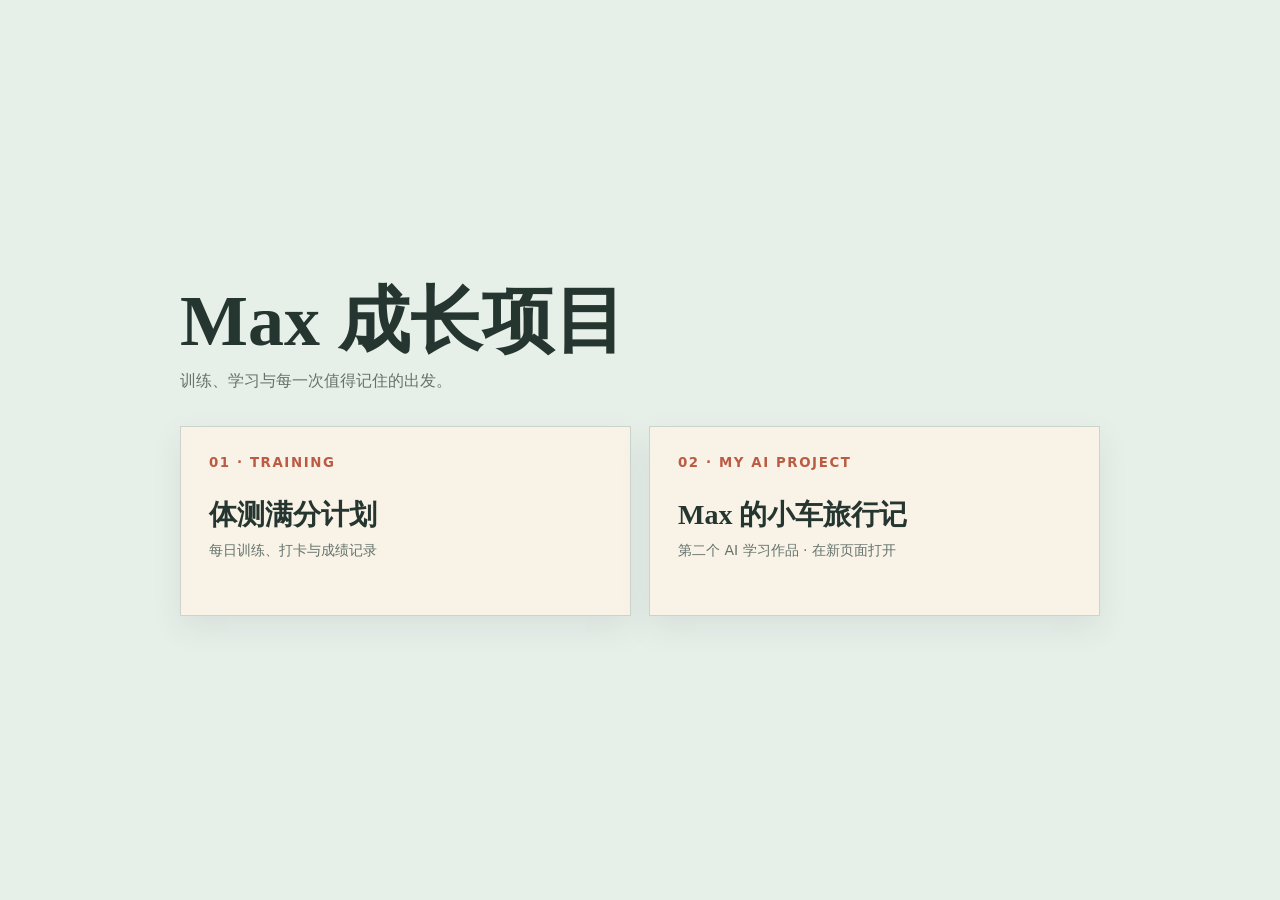
<file: index.html>
<!doctype html>
<html lang="zh-CN">
  <head>
    <meta charset="utf-8">
    <meta name="viewport" content="width=device-width, initial-scale=1">
    <title>Max 成长项目</title>
    <style>
      *{box-sizing:border-box}body{margin:0;min-height:100vh;display:grid;place-items:center;background:#e7efe9;color:#25352f;font-family:system-ui,sans-serif;padding:24px}main{width:min(920px,100%)}h1{font:700 clamp(38px,7vw,72px)/1.05 "STKaiti","Kaiti SC",serif;margin:0 0 12px}p{color:#65736c;margin:0 0 34px}.grid{display:grid;grid-template-columns:repeat(2,1fr);gap:18px}a{display:block;min-height:190px;padding:28px;text-decoration:none;color:inherit;background:#f8f2e7;border:1px solid #cad4cd;box-shadow:0 12px 30px rgb(36 53 47/.08);transition:.2s transform,.2s box-shadow}a:hover{transform:translateY(-4px);box-shadow:0 18px 35px rgb(36 53 47/.14)}small{display:block;color:#bb5b43;font-weight:700;letter-spacing:.12em;margin-bottom:28px}b{display:block;font:700 28px/1.2 "STKaiti","Kaiti SC",serif;margin-bottom:8px}span{color:#65736c;font-size:14px}@media(max-width:620px){.grid{grid-template-columns:1fr}}
    </style>
  </head>
  <body>
    <main><h1>Max 成长项目</h1><p>训练、学习与每一次值得记住的出发。</p><div class="grid">
      <a href="01_%E4%BD%93%E6%B5%8B%E8%AE%AD%E7%BB%83/"><small>01 · TRAINING</small><b>体测满分计划</b><span>每日训练、打卡与成绩记录</span></a>
      <a href="03_%E6%97%85%E8%A1%8C%E8%B7%AF%E7%BA%BF%E5%9C%B0%E5%9B%BE/" target="_blank" rel="noopener"><small>02 · MY AI PROJECT</small><b>Max 的小车旅行记</b><span>第二个 AI 学习作品 · 在新页面打开</span></a>
    </div></main>
  </body>
</html>
</file>
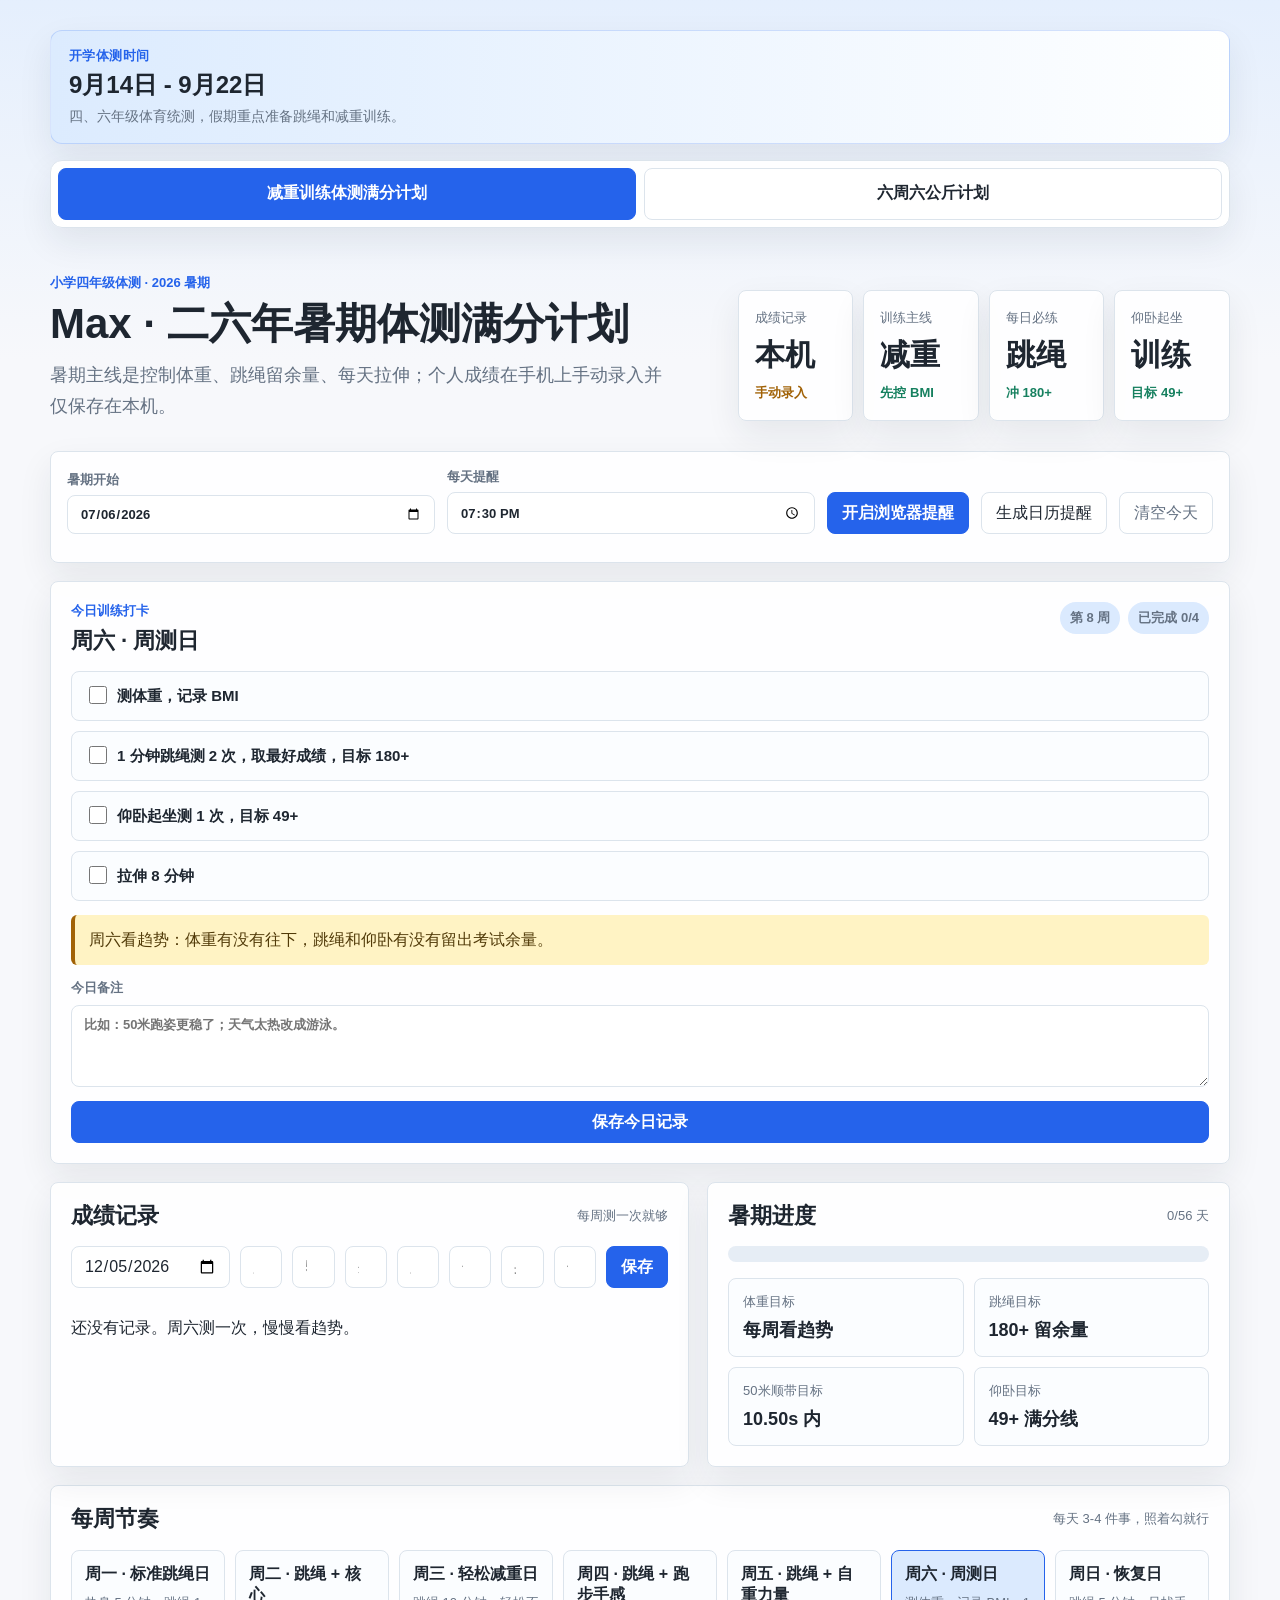
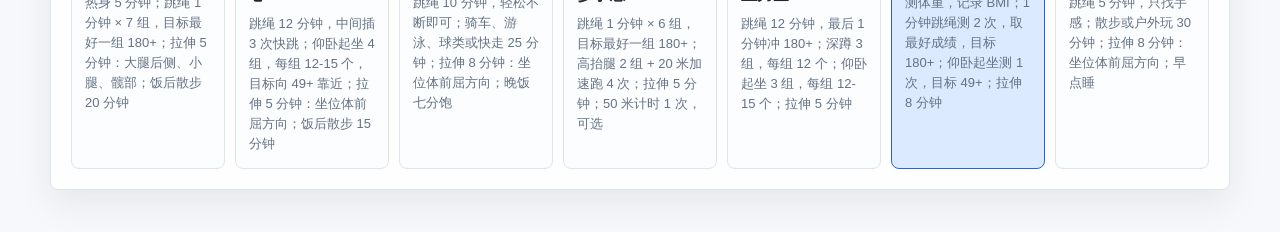
<file: 01_体测训练/index.html>
<!doctype html>
<html lang="zh-CN">
  <head>
    <meta charset="utf-8">
    <meta name="viewport" content="width=device-width, initial-scale=1">
    <title>Max · 二六年暑期体测满分计划</title>
    <link rel="stylesheet" href="styles.css?v=20260712-six-week-tabs">
  </head>
  <body>
    <main class="app-shell">
      <section class="top-banner" aria-label="体测时间提示">
        <span class="top-banner-label">开学体测时间</span>
        <strong>9月14日 - 9月22日</strong>
        <span>四、六年级体育统测，假期重点准备跳绳和减重训练。</span>
      </section>

      <nav class="plan-tabs" role="tablist" aria-label="计划切换">
        <button class="plan-tab active" id="trainingTab" type="button" role="tab" aria-selected="true" aria-controls="trainingPanel" data-tab="trainingPanel">减重训练体测满分计划</button>
        <button class="plan-tab" id="weightTab" type="button" role="tab" aria-selected="false" aria-controls="weightPanel" data-tab="weightPanel">六周六公斤计划</button>
      </nav>

      <div class="tab-panel active" id="trainingPanel" role="tabpanel" aria-labelledby="trainingTab">

      <section class="hero">
        <div>
          <p class="eyebrow">小学四年级体测 · 2026 暑期</p>
          <h1>Max · 二六年暑期体测满分计划</h1>
          <p class="hero-copy">暑期主线是控制体重、跳绳留余量、每天拉伸；个人成绩在手机上手动录入并仅保存在本机。</p>
        </div>
        <div class="score-board" aria-label="体测训练目标">
          <div>
            <span>成绩记录</span>
            <strong>本机</strong>
            <em>手动录入</em>
          </div>
          <div>
            <span>训练主线</span>
            <strong>减重</strong>
            <em>先控 BMI</em>
          </div>
          <div>
            <span>每日必练</span>
            <strong>跳绳</strong>
            <em>冲 180+</em>
          </div>
          <div>
            <span>仰卧起坐</span>
            <strong>训练</strong>
            <em>目标 49+</em>
          </div>
        </div>
      </section>

      <section class="control-bar">
        <label>
          暑期开始
          <input id="startDate" type="date">
        </label>
        <label>
          每天提醒
          <input id="reminderTime" type="time" value="19:30">
        </label>
        <button id="enableNotify" class="primary">开启浏览器提醒</button>
        <button id="downloadCalendar">生成日历提醒</button>
        <button id="resetToday" class="ghost">清空今天</button>
        <p id="reminderStatus" class="control-hint" aria-live="polite"></p>
      </section>

      <section class="dashboard">
        <article class="today-panel">
          <div class="section-title">
            <div>
              <p class="eyebrow">今日训练打卡</p>
              <h2 id="todayTitle">加载中</h2>
            </div>
            <div class="status-stack">
              <span id="weekBadge" class="badge">第 1 周</span>
              <span id="todayStatus" class="status">未打卡</span>
            </div>
          </div>
          <div id="checkItems" class="check-list"></div>
          <div class="note-box" id="coachNote"></div>
          <label class="memo-label">
            今日备注
            <textarea id="dailyMemo" rows="4" placeholder="比如：50米跑姿更稳了；天气太热改成游泳。"></textarea>
          </label>
          <button id="saveDay" class="primary wide">保存今日记录</button>
        </article>
      </section>

      <section class="metrics">
        <article>
          <div class="section-title compact">
            <h2>成绩记录</h2>
            <span>每周测一次就够</span>
          </div>
          <form id="metricForm" class="metric-form">
            <input id="metricDate" type="date" aria-label="记录日期">
            <input id="lung" type="number" step="1" min="0" placeholder="肺活量 ml">
            <input id="sprint50" type="number" step="0.01" min="0" placeholder="50米 秒">
            <input id="flex" type="number" step="0.1" placeholder="坐位体前屈 cm">
            <input id="rope" type="number" step="1" min="0" placeholder="跳绳 个/分钟">
            <input id="situps" type="number" step="1" min="0" placeholder="仰卧起坐 个/分钟">
            <input id="height" type="number" step="0.1" min="0" placeholder="身高 cm">
            <input id="weight" type="number" step="0.1" min="0" placeholder="体重 kg">
            <button class="primary" type="submit">保存</button>
          </form>
          <div id="metricHistory" class="history"></div>
        </article>

        <article>
          <div class="section-title compact">
            <h2>暑期进度</h2>
            <span id="progressText">0/56 天</span>
          </div>
          <div class="progress-wrap">
            <div id="progressBar" class="progress-bar"></div>
          </div>
          <div class="target-grid">
            <div><span>体重目标</span><strong>每周看趋势</strong></div>
            <div><span>跳绳目标</span><strong>180+ 留余量</strong></div>
            <div><span>50米顺带目标</span><strong>10.50s 内</strong></div>
            <div><span>仰卧目标</span><strong>49+ 满分线</strong></div>
          </div>
        </article>
      </section>

      <section class="plan-table">
        <div class="section-title compact">
          <h2>每周节奏</h2>
          <span>每天 3-4 件事，照着勾就行</span>
        </div>
        <div id="weeklyPlan" class="week-grid"></div>
      </section>

      </div>

      <div class="tab-panel" id="weightPanel" role="tabpanel" aria-labelledby="weightTab" hidden>
      <section class="diet-banner" aria-label="饮食目标提示">
        <span class="top-banner-label">六周饮食目标</span>
        <strong>以首次录入体重为起点，六周挑战减 6 kg</strong>
        <span>这是挑战目标，不是保证值。儿童短期减重需关注体能和生长发育，建议由儿科或儿童营养医生确认后执行。</span>
      </section>

      <section class="diet-plan">
        <div class="section-title compact">
          <h2>六周六公斤计划</h2>
          <span>每周复盘体重、精神状态和训练表现</span>
        </div>

        <article class="diet-block safety-note">
          <h3>六周目标线</h3>
          <div class="six-week-grid">
            <div><span>起点</span><strong>首次体重</strong><small>在手机上录入</small></div>
            <div><span>第 1 周</span><strong>起点 - 1 kg</strong><small>挑战线</small></div>
            <div><span>第 2 周</span><strong>起点 - 2 kg</strong><small>挑战线</small></div>
            <div><span>第 3 周</span><strong>起点 - 3 kg</strong><small>挑战线</small></div>
            <div><span>第 4 周</span><strong>起点 - 4 kg</strong><small>挑战线</small></div>
            <div><span>第 5 周</span><strong>起点 - 5 kg</strong><small>挑战线</small></div>
            <div><span>第 6 周</span><strong>起点 - 6 kg</strong><small>最终挑战线</small></div>
          </div>
          <p class="safety-copy">每周下降 1 kg 对四年级儿童属于激进速度。若一周下降超过 0.7 kg，或出现乏力、头晕、注意力下降、睡眠变差、跳绳和跑步成绩下降，应停止继续减量并咨询医生。体测前一周以保持体能为先。</p>
        </article>

        <article class="diet-block">
          <h3>一、每天的大原则</h3>
          <div class="diet-grid">
            <div>
              <strong>早餐</strong>
              <p>必须吃。以鸡蛋、牛奶/豆浆、粗粮主食和水果为主，帮助白天不乱吃。</p>
            </div>
            <div>
              <strong>午餐</strong>
              <p>正常吃，但主食换成玉米、红薯、燕麦、杂粮饭、全麦馒头，量控制在七分饱左右。</p>
            </div>
            <div>
              <strong>晚餐</strong>
              <p>清淡一点，海鲜优先清蒸、白灼、煮汤，主食少量，尽量不吃油炸和重油做法。</p>
            </div>
            <div>
              <strong>加餐</strong>
              <p>如果饿，优先水果、无糖酸奶、牛奶。不要拿饼干、薯片、甜饮料顶饿。</p>
            </div>
          </div>
          <ul class="diet-list">
            <li>主食不吃白米饭，改成粗粮、杂粮、玉米、红薯、燕麦、全麦面包。</li>
            <li>每餐都要有蛋白质，比如蒸鸡蛋、鱼片、虾、瘦牛肉、豆腐。</li>
            <li>每天喝 300–500ml 纯牛奶或等量奶制品；两盒合计不超过 500ml 时可以，不能用牛奶代替正餐。</li>
            <li>海鲜可以吃，但尽量清蒸、白灼、清炖，少油少酱。</li>
            <li>饮料只喝水、牛奶、无糖豆浆，不喝奶茶和甜饮料。</li>
            <li>晚饭别吃太晚，睡前不加夜宵。</li>
          </ul>
        </article>

        <article class="diet-block">
          <h3>Max 自己判断的 5 条标准</h3>
          <div class="self-check-grid">
            <div><strong>吃饭</strong><p>每餐一掌心蛋白质、两拳蔬菜、一拳粗粮，吃到不饿、不撑。</p></div>
            <div><strong>饮品</strong><p>每天牛奶 300–500ml，其余主要喝水，不喝甜饮料。</p></div>
            <div><strong>训练</strong><p>每天累计活动约 60 分钟；能说短句、不能轻松唱歌，强度就够了。</p></div>
            <div><strong>停止</strong><p>头晕、恶心、胸闷、膝踝疼或动作变形，马上停下来告诉家长。</p></div>
            <div><strong>复盘</strong><p>每周固定一天晨起称重；精神、睡眠和体测成绩正常才继续。</p></div>
          </div>
          <p class="memory-line">记住：不饿肚子、不喝甜饮料、每天动够、身体不难受、成绩不下降。</p>
        </article>

        <article class="diet-block">
          <h3>二、按六周推进</h3>
          <div class="weekly-diet">
            <div>
              <strong>第 1 周</strong>
              <p>先把白米饭换掉，建立粗粮主食习惯，控制零食和饮料。</p>
            </div>
            <div>
              <strong>第 2 周</strong>
              <p>午餐和晚餐都稳住，晚餐主食再少一点，海鲜尽量清蒸白灼。</p>
            </div>
            <div>
              <strong>第 3 周</strong>
              <p>继续减油减糖，训练日多一点蛋白质，恢复日减少主食总量。</p>
            </div>
            <div>
              <strong>第 4 周</strong>
              <p>保持三餐稳定，结合周测结果调整份量，不通过挨饿追赶数字。</p>
            </div>
            <div>
              <strong>第 5 周</strong>
              <p>继续清淡饮食和规律活动，重点观察跳绳、跑步成绩是否保持。</p>
            </div>
            <div>
              <strong>第 6 周</strong>
              <p>进入体测准备期，不再激进减量，保证睡眠、饮水和训练恢复。</p>
            </div>
          </div>
        </article>

        <article class="diet-block">
          <h3>三、一周 7 天示例</h3>
          <div class="seven-day-grid">
            <div>
              <span>周一</span>
              <p>早：蒸鸡蛋 + 牛奶 + 燕麦；中：杂粮饭 + 番茄牛肉 + 西兰花；晚：番茄鱼片汤 + 红薯。</p>
            </div>
            <div>
              <span>周二</span>
              <p>早：全麦面包 + 蒸鸡蛋 + 牛奶；中：玉米 + 白灼虾 + 西兰花；晚：番茄豆腐汤 + 小半根玉米。</p>
            </div>
            <div>
              <span>周三</span>
              <p>早：牛奶 + 蒸鸡蛋 + 小杂粮馒头；中：杂粮饭 + 番茄鱼片 + 青菜；晚：西兰花牛肉 + 黄瓜。</p>
            </div>
            <div>
              <span>周四</span>
              <p>早：牛奶 + 燕麦 + 香蕉；中：红薯 + 番茄牛肉 + 西兰花；晚：番茄蒸蛋 + 少量全麦面包。</p>
            </div>
            <div>
              <span>周五</span>
              <p>早：蒸鸡蛋 + 无糖酸奶 + 玉米；中：杂粮饭 + 番茄鱼片 + 西兰花；晚：虾仁蒸蛋 + 生菜。</p>
            </div>
            <div>
              <span>周六</span>
              <p>早：牛奶 + 蒸鸡蛋 + 红薯；中：粗粮饭 + 西兰花牛肉 + 番茄；晚：番茄豆腐鱼片汤。</p>
            </div>
            <div>
              <span>周日</span>
              <p>早：燕麦粥 + 蒸鸡蛋 + 牛奶；中：玉米 + 番茄牛肉 + 西兰花；晚：番茄鱼片汤 + 少量粗粮。</p>
            </div>
          </div>
        </article>
      </section>
      </div>
    </main>

    <template id="workoutTemplate">
      <label class="workout-item">
        <input type="checkbox">
        <span></span>
      </label>
    </template>

    <script src="app.js?v=20260712-six-week-tabs"></script>
  </body>
</html>
</file>
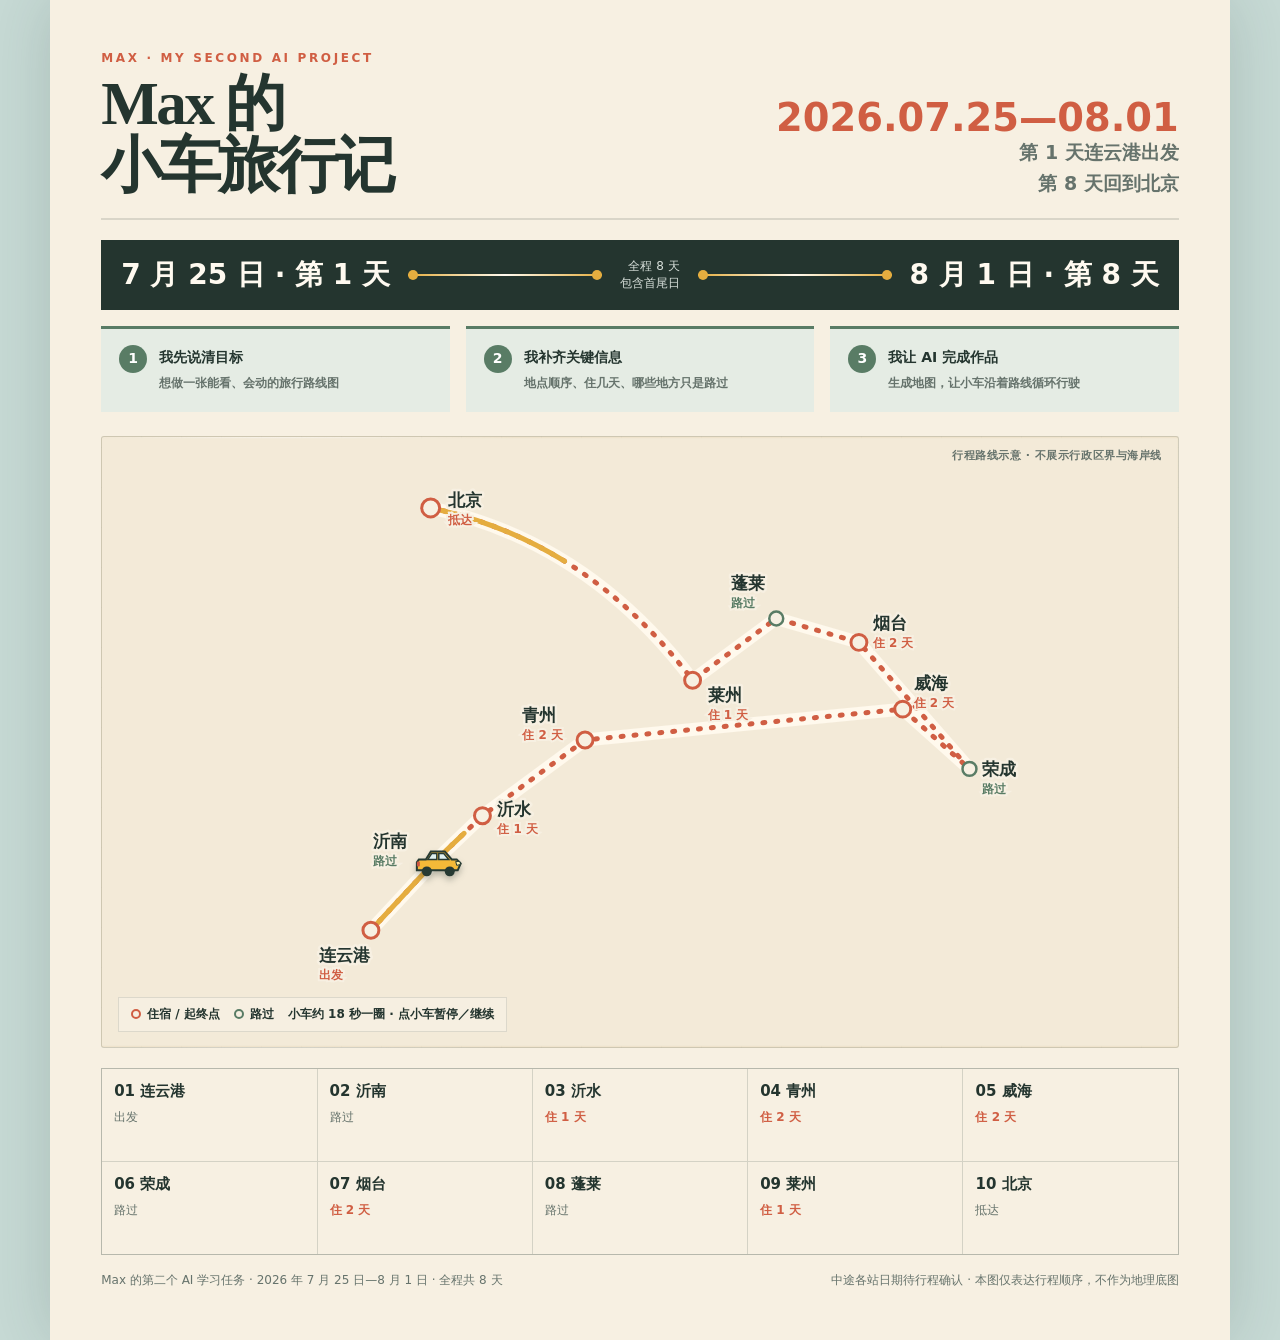
<file: 03_旅行路线地图/index.html>
<!doctype html>
<html lang="zh-CN">
<head>
  <meta charset="utf-8">
  <meta name="viewport" content="width=device-width, initial-scale=1">
  <meta name="theme-color" content="#f3ead8">
  <title>Max 的小车旅行记 · 第二个 AI 学习作品</title>
  <!--
    Assumptions: 这是路线顺序示意图，不代表精确道路、里程或比例；未写具体日期。
    Visual motif: 一张贴着地点票签的纸质公路地图，路线是全页唯一视觉主线。
    Motion: 小车按站点顺序循环行驶；动效偏好为“减少动态”时自动停在起点。
  -->
  <style>
    :root { --ink:#24352f; --muted:#66736c; --paper:#f7f0e2; --sea:#d9e9e5; --road:#d05e43; --gold:#e5ad3f; --green:#597c65; }
    * { box-sizing: border-box; }
    body { margin:0; min-height:100vh; overflow-x:hidden; color:var(--ink); background:#c7dad5; font-family:"STKaiti","Kaiti SC","Songti SC",serif; }
    .page { width:min(1180px,100%); min-height:100vh; margin:auto; padding:clamp(18px,4vw,52px); background:var(--paper); box-shadow:0 0 60px rgb(38 63 55 / .18); overflow:hidden; }
    header { display:flex; gap:28px; align-items:end; justify-content:space-between; border-bottom:2px solid rgb(36 53 47 / .14); padding-bottom:20px; }
    .eyebrow { margin:0 0 7px; font:700 12px/1.2 system-ui,sans-serif; letter-spacing:.22em; color:var(--road); }
    h1 { margin:0; font-size:clamp(31px,5vw,61px); font-weight:700; line-height:1.03; letter-spacing:-.04em; }
    .summary { flex:none; text-align:right; font:600 clamp(14px,1.7vw,19px)/1.6 system-ui,sans-serif; color:var(--muted); }
    .summary strong { display:block; color:var(--road); font-size:clamp(24px,3vw,40px); line-height:1; }
    .map { position:relative; margin-top:24px; min-height:610px; border:1px solid rgb(36 53 47 / .16); background:
      radial-gradient(circle at 16% 16%,rgb(255 255 255/.75),transparent 25%),
      repeating-linear-gradient(0deg,transparent 0 39px,rgb(36 53 47/.035) 40px),
      repeating-linear-gradient(90deg,transparent 0 39px,rgb(36 53 47/.035) 40px),#efe3cc;
      border-radius:3px; overflow:hidden; }
    .map::before { content:"行程路线示意 · 不展示行政区界与海岸线"; position:absolute; z-index:4; right:16px; top:13px; font:600 11px/1 system-ui,sans-serif; letter-spacing:.05em; color:var(--muted); }
    svg { display:block; width:100%; height:610px; }
    .map-paper { fill:#f3ead8; }
    .route-shadow { fill:none; stroke:#fff9ed; stroke-width:13; stroke-linecap:round; stroke-linejoin:round; }
    .route { fill:none; stroke:var(--road); stroke-width:5; stroke-linecap:round; stroke-linejoin:round; stroke-dasharray:2 11; }
    .route-progress { fill:none; stroke:var(--gold); stroke-width:5; stroke-linecap:round; stroke-linejoin:round; stroke-dasharray:135 1100; animation:roadPulse 12s linear infinite; }
    .node { fill:var(--paper); stroke:var(--road); stroke-width:3; }
    .pass-node { fill:var(--paper); stroke:var(--green); stroke-width:2.5; }
    .city { font:700 17px/1 system-ui,sans-serif; fill:var(--ink); paint-order:stroke; stroke:var(--paper); stroke-width:5px; stroke-linejoin:round; }
    .stay { font:600 12px/1 system-ui,sans-serif; fill:var(--road); paint-order:stroke; stroke:var(--paper); stroke-width:4px; }
    .pass { fill:var(--green); }
    .car { filter:drop-shadow(0 4px 3px rgb(33 45 41/.28)); }
    .car-body { fill:#f4b938; stroke:#263a33; stroke-width:2; }
    .car-window { fill:#dff1ef; stroke:#263a33; stroke-width:1.5; }
    .wheel { fill:#263a33; }.headlight{fill:#fff1a8;stroke:#263a33;stroke-width:1}.tail-light{fill:#ce5740}
    .legend { position:absolute; left:16px; bottom:15px; z-index:5; display:flex; gap:14px; flex-wrap:wrap; align-items:center; padding:9px 12px; background:rgb(247 240 226/.92); border:1px solid rgb(36 53 47/.12); font:600 12px/1.2 system-ui,sans-serif; }
    .car { cursor:pointer; touch-action:manipulation; }
    .car:focus { outline:none; }.car:focus-visible .car-hit { stroke:var(--gold); stroke-width:4; }
    .car-hit { fill:transparent; stroke:transparent; }
    .key { display:flex; align-items:center; gap:6px; } .dot { width:10px;height:10px;border-radius:50%;border:2px solid var(--road); } .dot.pass { border-color:var(--green);background:transparent; }
    .dates { margin:20px 0 0; padding:16px 20px; background:#24352f; color:#fffaf0; display:flex; align-items:center; gap:18px; font-family:system-ui,sans-serif; }
    .dates strong { font-size:clamp(19px,2.5vw,28px); white-space:nowrap; }.dates .line{height:2px;flex:1;background:linear-gradient(90deg,var(--gold),#fffaf0,var(--gold));position:relative}.dates .line::before,.dates .line::after{content:"";position:absolute;top:-4px;width:10px;height:10px;border-radius:50%;background:var(--gold)}.dates .line::before{left:0}.dates .line::after{right:0}.dates span{font-size:12px;line-height:1.4;color:#d7dfda;white-space:nowrap;text-align:right}
    .process { display:grid; grid-template-columns:repeat(3,1fr); gap:16px; margin:16px 0 20px; }
    .step { position:relative; padding:18px 20px 18px 58px; background:#e5ece4; border-top:3px solid var(--green); font:600 14px/1.55 system-ui,sans-serif; }
    .step i { position:absolute; left:18px; top:16px; display:grid; place-items:center; width:28px; height:28px; border-radius:50%; background:var(--green); color:white; font-style:normal; }
    .step b { display:block; margin-bottom:3px; color:var(--ink); }.step span{color:var(--muted);font-size:12px;}
    .itinerary { display:grid; grid-template-columns:repeat(5,1fr); gap:1px; margin-top:20px; background:rgb(36 53 47/.16); border:1px solid rgb(36 53 47/.16); }
    .stop { min-height:92px; background:var(--paper); padding:13px 12px; font-family:system-ui,sans-serif; }
    .stop b { display:block; font-size:15px; margin-bottom:5px; } .stop span { color:var(--muted);font-size:12px; } .stop .night { color:var(--road);font-weight:750; }
    footer { margin-top:16px; display:flex; justify-content:space-between; gap:16px; font:500 12px/1.5 system-ui,sans-serif;color:var(--muted); }
    @keyframes roadPulse { to { stroke-dashoffset:-1100; } }
    @media (max-width:760px) {
      header{align-items:start;flex-direction:column}.summary{text-align:left}
      .dates{display:grid;grid-template-columns:1fr;padding:14px;gap:5px;text-align:center}.dates .line{display:none}.dates strong,.dates span{white-space:normal;text-align:center}.dates strong{font-size:15px}.dates span{font-size:10px}.process{grid-template-columns:1fr}
      .map{min-height:0;overflow:hidden}.map svg{width:100%;height:auto;aspect-ratio:1080/610}
      .map .city{font-size:32px;stroke-width:8px}.map .stay{font-size:24px;stroke-width:7px}
      .map .car-size{transform:scale(1.8)}
      .legend{position:static;border-width:1px 0 0;width:100%;gap:8px 12px;padding:10px;font-size:11px}
      .itinerary{grid-template-columns:repeat(2,1fr)}.page{width:100%;max-width:100vw;padding:16px}.map::before{display:none}
    }
    @media (prefers-reduced-motion:reduce) { .route-progress{animation:none}.car animateMotion{display:none} }
  </style>
</head>
<body>
<main class="page">
  <header>
    <div><p class="eyebrow">MAX · MY SECOND AI PROJECT</p><h1>Max 的<br>小车旅行记</h1></div>
    <div class="summary"><strong>2026.07.25—08.01</strong>第 1 天连云港出发<br>第 8 天回到北京</div>
  </header>

  <section class="dates" aria-label="旅行起止日期"><strong>7 月 25 日 · 第 1 天</strong><i class="line"></i><span>全程 8 天<br>包含首尾日</span><i class="line"></i><strong>8 月 1 日 · 第 8 天</strong></section>

  <section class="process" aria-label="Max 完成 AI 任务的三个步骤">
    <div class="step"><i>1</i><b>我先说清目标</b><span>想做一张能看、会动的旅行路线图</span></div>
    <div class="step"><i>2</i><b>我补齐关键信息</b><span>地点顺序、住几天、哪些地方只是路过</span></div>
    <div class="step"><i>3</i><b>我让 AI 完成作品</b><span>生成地图，让小车沿着路线循环行驶</span></div>
  </section>

  <section class="map" aria-label="从连云港经山东多地到北京的旅行路线动画">
    <svg viewBox="0 0 1080 610" role="img" aria-labelledby="mapTitle mapDesc">
      <title id="mapTitle">Max 的 8 天旅行路线</title>
      <desc id="mapDesc">小车从连云港出发，依次经过沂南、沂水、青州、威海、荣成、烟台、蓬莱、莱州，最后到北京。</desc>
      <rect class="map-paper" width="1080" height="610"/>
      <path id="tripPath" class="route-shadow" d="M270 494 L335 424 L382 379 L485 303 L804 272 L871 332 L760 205 L677 181 L593 243 Q487 103 330 70"/>
      <path class="route" d="M270 494 L335 424 L382 379 L485 303 L804 272 L871 332 L760 205 L677 181 L593 243 Q487 103 330 70"/>
      <path class="route-progress" d="M270 494 L335 424 L382 379 L485 303 L804 272 L871 332 L760 205 L677 181 L593 243 Q487 103 330 70"/>

      <g><circle class="node" cx="270" cy="494" r="8"/><text class="city" x="218" y="525">连云港</text><text class="stay" x="218" y="543">出发</text></g>
      <g><circle class="pass-node" cx="335" cy="424" r="7"/><text class="city" x="272" y="410">沂南</text><text class="stay pass" x="272" y="428">路过</text></g>
      <g><circle class="node" cx="382" cy="379" r="8"/><text class="city" x="397" y="378">沂水</text><text class="stay" x="397" y="396">住 1 天</text></g>
      <g><circle class="node" cx="485" cy="303" r="8"/><text class="city" x="422" y="284">青州</text><text class="stay" x="422" y="302">住 2 天</text></g>
      <g><circle class="node" cx="804" cy="272" r="8"/><text class="city" x="815" y="252">威海</text><text class="stay" x="815" y="270">住 2 天</text></g>
      <g><circle class="pass-node" cx="871" cy="332" r="7"/><text class="city" x="884" y="338">荣成</text><text class="stay pass" x="884" y="356">路过</text></g>
      <g><circle class="node" cx="760" cy="205" r="8"/><text class="city" x="774" y="192">烟台</text><text class="stay" x="774" y="210">住 2 天</text></g>
      <g><circle class="pass-node" cx="677" cy="181" r="7"/><text class="city" x="632" y="151">蓬莱</text><text class="stay pass" x="632" y="169">路过</text></g>
      <g><circle class="node" cx="593" cy="243" r="8"/><text class="city" x="608" y="264">莱州</text><text class="stay" x="608" y="282">住 1 天</text></g>
      <g><circle class="node" cx="330" cy="70" r="9"/><text class="city" x="347" y="68">北京</text><text class="stay" x="347" y="86">抵达</text></g>

      <g class="car" data-direction="连云港→北京" data-orientation="upright" role="button" tabindex="0" aria-pressed="false" aria-label="暂停小车动画">
        <!-- 外层只负责沿路线平移，不旋转；内层到荣成后仅水平翻转，因此轮子始终在下、驾驶舱始终在上。 -->
        <g class="car-size">
          <g class="car-facing">
            <animateTransform attributeName="transform" type="scale" dur="18s" repeatCount="indefinite" calcMode="discrete" values="1 1;1 1;-1 1;-1 1" keyTimes="0;.489;.49;1"/>
            <rect class="car-hit" x="-31" y="-26" width="62" height="52" rx="12"/>
            <g transform="translate(-21 -15)"><path class="car-body" d="M3 15h7l5-8h14l7 8h5l4 4-3 7H1v-8l2-3Z"/><path class="car-window" d="m16 9-4 6h9V9Zm7 0v6h10l-5-6Z"/><path class="headlight" d="M40 17h4l1 3-4 1Z"/><rect class="tail-light" x="1" y="17" width="3" height="5" rx="1"/><circle class="wheel" cx="11" cy="27" r="5"/><circle class="wheel" cx="34" cy="27" r="5"/></g>
          </g>
        </g>
        <animateMotion dur="18s" repeatCount="indefinite" rotate="0" keyPoints="0;0.095;0.17;0.29;0.54;0.61;0.73;0.79;0.87;1" keyTimes="0;.10;.17;.25;.42;.49;.61;.68;.76;1" calcMode="linear" restart="always" fill="remove"><mpath href="#tripPath"/></animateMotion>
      </g>
    </svg>
    <div class="legend"><span class="key"><i class="dot"></i>住宿 / 起终点</span><span class="key"><i class="dot pass"></i>路过</span><span>小车约 18 秒一圈 · 点小车暂停／继续</span></div>
  </section>

  <section class="itinerary" aria-label="各站停留信息">
    <div class="stop"><b>01 连云港</b><span>出发</span></div><div class="stop"><b>02 沂南</b><span>路过</span></div>
    <div class="stop"><b>03 沂水</b><span class="night">住 1 天</span></div><div class="stop"><b>04 青州</b><span class="night">住 2 天</span></div>
    <div class="stop"><b>05 威海</b><span class="night">住 2 天</span></div><div class="stop"><b>06 荣成</b><span>路过</span></div>
    <div class="stop"><b>07 烟台</b><span class="night">住 2 天</span></div><div class="stop"><b>08 蓬莱</b><span>路过</span></div>
    <div class="stop"><b>09 莱州</b><span class="night">住 1 天</span></div><div class="stop"><b>10 北京</b><span>抵达</span></div>
  </section>
  <footer><span>Max 的第二个 AI 学习任务 · 2026 年 7 月 25 日—8 月 1 日 · 全程共 8 天</span><span>中途各站日期待行程确认 · 本图仅表达行程顺序，不作为地理底图</span></footer>
</main>
<script>
  const mapSvg = document.querySelector('.map svg');
  const car = document.querySelector('.car');
  function toggleCar() {
    const paused = car.getAttribute('aria-pressed') === 'true';
    if (paused) mapSvg.unpauseAnimations(); else mapSvg.pauseAnimations();
    car.setAttribute('aria-pressed', String(!paused));
    car.setAttribute('aria-label', paused ? '暂停小车动画' : '继续小车动画');
  }
  car.addEventListener('click', toggleCar);
  car.addEventListener('keydown', event => {
    if (event.key === 'Enter' || event.key === ' ') { event.preventDefault(); toggleCar(); }
  });
</script>
</body>
</html>
</file>
<file: 01_体测训练/styles.css>
:root {
  color-scheme: light;
  --ink: #1e2630;
  --muted: #657283;
  --line: #dce4ec;
  --paper: #f7f8fb;
  --white: #ffffff;
  --blue: #2563eb;
  --blue-2: #dbeafe;
  --green: #16805f;
  --green-2: #dff7ed;
  --amber: #a16207;
  --amber-2: #fff3c4;
  --red: #b42318;
  --shadow: 0 14px 34px rgba(30, 38, 48, 0.08);
}

* {
  box-sizing: border-box;
}

body {
  margin: 0;
  color: var(--ink);
  background:
    linear-gradient(180deg, rgba(219, 234, 254, 0.65), rgba(247, 248, 251, 0) 360px),
    var(--paper);
  font-family: -apple-system, BlinkMacSystemFont, "Segoe UI", "PingFang SC", "Microsoft YaHei", sans-serif;
  letter-spacing: 0;
}

button,
input,
textarea {
  font: inherit;
}

button {
  min-height: 42px;
  border: 1px solid var(--line);
  border-radius: 8px;
  padding: 0 14px;
  color: var(--ink);
  background: var(--white);
  cursor: pointer;
}

button:hover {
  border-color: #aebdcb;
}

.primary {
  border-color: var(--blue);
  background: var(--blue);
  color: var(--white);
  font-weight: 700;
}

.ghost {
  color: var(--muted);
}

.wide {
  width: 100%;
}

.app-shell {
  width: min(1180px, calc(100% - 32px));
  margin: 0 auto;
  padding: 30px 0 42px;
}

.plan-tabs {
  position: sticky;
  top: 10px;
  z-index: 10;
  display: grid;
  grid-template-columns: 1fr 1fr;
  gap: 8px;
  margin: 16px 0;
  padding: 7px;
  border: 1px solid var(--line);
  border-radius: 12px;
  background: rgba(255, 255, 255, 0.94);
  box-shadow: var(--shadow);
  backdrop-filter: blur(12px);
}

.plan-tab {
  min-height: 52px;
  font-weight: 800;
}

.plan-tab.active {
  border-color: var(--blue);
  color: var(--white);
  background: var(--blue);
}

.tab-panel[hidden] {
  display: none;
}

.top-banner {
  display: grid;
  gap: 6px;
  padding: 16px 18px;
  margin-bottom: 16px;
  border: 1px solid rgba(37, 99, 235, 0.18);
  border-radius: 12px;
  background: linear-gradient(90deg, rgba(219, 234, 254, 0.95), rgba(255, 255, 255, 0.95));
  box-shadow: var(--shadow);
}

.top-banner-label {
  color: var(--blue);
  font-size: 13px;
  font-weight: 800;
  letter-spacing: 0.03em;
}

.top-banner strong {
  font-size: 24px;
  line-height: 1.15;
}

.top-banner span:last-child {
  color: var(--muted);
  font-size: 14px;
  line-height: 1.6;
}

.diet-banner {
  display: grid;
  gap: 6px;
  padding: 16px 18px;
  margin-bottom: 16px;
  border: 1px solid rgba(22, 128, 95, 0.18);
  border-radius: 12px;
  background: linear-gradient(90deg, rgba(223, 247, 237, 0.95), rgba(255, 255, 255, 0.95));
  box-shadow: var(--shadow);
}

.diet-banner strong {
  font-size: 22px;
  line-height: 1.2;
}

.diet-banner span:last-child {
  color: var(--muted);
  font-size: 14px;
  line-height: 1.6;
}

.hero {
  display: grid;
  grid-template-columns: 1.15fr 0.85fr;
  gap: 22px;
  align-items: end;
  padding: 30px 0 18px;
}

.eyebrow {
  margin: 0 0 8px;
  color: var(--blue);
  font-size: 13px;
  font-weight: 800;
}

h1,
h2 {
  margin: 0;
  line-height: 1.15;
}

h1 {
  font-size: 42px;
}

h2 {
  font-size: 22px;
}

.hero-copy {
  max-width: 620px;
  margin: 12px 0 0;
  color: var(--muted);
  font-size: 18px;
  line-height: 1.7;
}

.score-board {
  display: grid;
  grid-template-columns: repeat(4, 1fr);
  gap: 10px;
}

.score-board div,
.dashboard article,
.metrics article,
.plan-table,
.control-bar {
  border: 1px solid var(--line);
  border-radius: 8px;
  background: rgba(255, 255, 255, 0.92);
  box-shadow: var(--shadow);
}

.score-board div {
  padding: 18px 16px;
}

.score-board span,
.target-grid span,
.section-title span,
.history span {
  display: block;
  color: var(--muted);
  font-size: 13px;
}

.score-board strong {
  display: block;
  margin-top: 8px;
  font-size: 30px;
}

.score-board em {
  display: inline-block;
  margin-top: 8px;
  color: var(--green);
  font-style: normal;
  font-size: 13px;
  font-weight: 800;
}

.score-board div:nth-child(1) em {
  color: var(--amber);
}

.control-bar {
  display: grid;
  grid-template-columns: 1fr 1fr auto auto auto;
  gap: 12px;
  align-items: end;
  padding: 16px;
  margin: 12px 0 18px;
}

.control-hint {
  grid-column: 1 / -1;
  margin: 0;
  color: var(--muted);
  font-size: 13px;
  font-weight: 500;
  line-height: 1.55;
}

.control-hint.ok {
  color: var(--green);
}

.control-hint.warn {
  color: var(--amber);
}

.control-hint.error {
  color: var(--red);
}

label {
  color: var(--muted);
  font-size: 13px;
  font-weight: 700;
}

input,
textarea {
  width: 100%;
  border: 1px solid var(--line);
  border-radius: 8px;
  padding: 10px 12px;
  color: var(--ink);
  background: var(--white);
}

label input {
  display: block;
  margin-top: 6px;
}

.dashboard,
.metrics {
  display: grid;
  grid-template-columns: 1fr;
  gap: 18px;
  margin-bottom: 18px;
}

.metrics {
  grid-template-columns: 1.1fr 0.9fr;
}

.dashboard article,
.metrics article,
.plan-table {
  padding: 20px;
}

.diet-plan {
  display: grid;
  gap: 16px;
  margin-bottom: 18px;
  padding: 20px;
  border: 1px solid var(--line);
  border-radius: 8px;
  background: rgba(255, 255, 255, 0.92);
  box-shadow: var(--shadow);
}

.six-week-grid {
  display: grid;
  grid-template-columns: repeat(7, minmax(0, 1fr));
  gap: 10px;
}

.six-week-grid div {
  display: grid;
  gap: 7px;
  padding: 14px 10px;
  border: 1px solid rgba(22, 128, 95, 0.2);
  border-radius: 10px;
  background: var(--green-2);
  text-align: center;
}

.six-week-grid span,
.six-week-grid small {
  color: var(--muted);
}

.six-week-grid strong {
  font-size: 20px;
}

.safety-copy {
  margin: 14px 0 0;
  padding: 12px 14px;
  border-left: 4px solid var(--amber);
  border-radius: 6px;
  color: #513a08;
  background: var(--amber-2);
  line-height: 1.65;
}

.self-check-grid {
  display: grid;
  grid-template-columns: repeat(5, minmax(0, 1fr));
  gap: 10px;
}

.self-check-grid div {
  padding: 14px;
  border: 1px solid var(--line);
  border-radius: 10px;
  background: var(--white);
}

.self-check-grid p {
  margin: 8px 0 0;
  color: var(--muted);
  font-size: 14px;
  line-height: 1.6;
}

.memory-line {
  margin: 14px 0 0;
  padding: 14px;
  border-radius: 10px;
  color: var(--green);
  background: var(--green-2);
  font-weight: 800;
  text-align: center;
}

.diet-block {
  border: 1px solid var(--line);
  border-radius: 12px;
  padding: 18px;
  background: #fcfdff;
}

.diet-block h3 {
  margin: 0 0 14px;
  font-size: 18px;
}

.diet-grid,
.weekly-diet,
.seven-day-grid {
  display: grid;
  gap: 12px;
}

.diet-grid {
  grid-template-columns: repeat(2, minmax(0, 1fr));
}

.diet-grid div,
.weekly-diet div,
.seven-day-grid div {
  border: 1px solid var(--line);
  border-radius: 10px;
  padding: 14px;
  background: #ffffff;
}

.diet-grid strong,
.weekly-diet strong {
  display: block;
  margin-bottom: 6px;
  font-size: 15px;
}

.diet-grid p,
.weekly-diet p,
.seven-day-grid p {
  margin: 0;
  color: var(--muted);
  line-height: 1.6;
}

.diet-list {
  margin: 14px 0 0;
  padding-left: 20px;
  color: var(--ink);
  line-height: 1.8;
}

.diet-list li + li {
  margin-top: 6px;
}

.weekly-diet {
  grid-template-columns: repeat(2, minmax(0, 1fr));
}

.seven-day-grid {
  grid-template-columns: repeat(2, minmax(0, 1fr));
}

.seven-day-grid span {
  display: block;
  margin-bottom: 6px;
  color: var(--blue);
  font-weight: 800;
}

.section-title {
  display: flex;
  justify-content: space-between;
  gap: 14px;
  align-items: flex-start;
  margin-bottom: 18px;
}

.section-title.compact {
  align-items: center;
}

.badge,
.status {
  flex: 0 0 auto;
  border-radius: 999px;
  padding: 7px 10px;
  background: var(--blue-2);
  color: var(--blue);
  font-size: 13px;
  font-weight: 800;
}

.status-stack {
  display: flex;
  gap: 8px;
  align-items: center;
  flex-wrap: wrap;
  justify-content: flex-end;
}

.status.done {
  background: var(--green-2);
  color: var(--green);
}

.workout-list,
.check-list {
  display: grid;
  gap: 10px;
}

.workout-item {
  display: grid;
  grid-template-columns: 22px 1fr;
  gap: 10px;
  align-items: start;
  border: 1px solid var(--line);
  border-radius: 8px;
  padding: 13px;
  color: var(--ink);
  background: #fbfdff;
  font-size: 15px;
  font-weight: 600;
  line-height: 1.45;
}

.workout-item input {
  width: 18px;
  height: 18px;
  margin-top: 1px;
  accent-color: var(--blue);
}

.note-box {
  margin-top: 14px;
  border-left: 4px solid var(--amber);
  border-radius: 6px;
  padding: 12px 14px;
  background: var(--amber-2);
  color: #513a08;
  line-height: 1.6;
}

.memo-label {
  display: block;
  margin: 14px 0;
}

.memo-label textarea {
  display: block;
  margin-top: 8px;
  resize: vertical;
}

.metric-form {
  display: grid;
  grid-template-columns: repeat(8, 1fr) auto;
  gap: 10px;
}

.history {
  display: grid;
  gap: 10px;
  margin-top: 14px;
}

.history-item {
  display: grid;
  grid-template-columns: 100px repeat(10, minmax(72px, 1fr));
  gap: 8px;
  align-items: center;
  border-bottom: 1px solid var(--line);
  padding: 10px 0;
}

.progress-wrap {
  height: 16px;
  overflow: hidden;
  border-radius: 999px;
  background: #e6edf5;
}

.progress-bar {
  width: 0%;
  height: 100%;
  border-radius: inherit;
  background: linear-gradient(90deg, var(--blue), var(--green));
  transition: width 0.2s ease;
}

.target-grid {
  display: grid;
  grid-template-columns: repeat(2, 1fr);
  gap: 10px;
  margin-top: 16px;
}

.target-grid div {
  border: 1px solid var(--line);
  border-radius: 8px;
  padding: 14px;
  background: #fbfdff;
}

.target-grid strong {
  display: block;
  margin-top: 7px;
  font-size: 18px;
}

.week-grid {
  display: grid;
  grid-template-columns: repeat(7, 1fr);
  gap: 10px;
}

.day-card {
  border: 1px solid var(--line);
  border-radius: 8px;
  padding: 13px;
  min-height: 154px;
  background: #fbfdff;
}

.day-card strong {
  display: block;
  margin-bottom: 8px;
}

.day-card p {
  margin: 0;
  color: var(--muted);
  font-size: 13px;
  line-height: 1.55;
}

.day-card.today {
  border-color: var(--blue);
  background: var(--blue-2);
}

@media (max-width: 900px) {
  .hero,
  .dashboard,
  .metrics {
    grid-template-columns: 1fr;
  }

  .control-bar,
  .metric-form,
  .week-grid {
    grid-template-columns: 1fr;
  }

  .score-board,
  .target-grid {
    grid-template-columns: 1fr;
  }

  h1 {
    font-size: 34px;
  }

  .history-item {
    grid-template-columns: 1fr 1fr;
  }

  .diet-grid,
  .weekly-diet,
  .seven-day-grid,
  .six-week-grid,
  .self-check-grid {
    grid-template-columns: 1fr;
  }

  .plan-tabs {
    top: 6px;
  }

  .plan-tab {
    min-height: 58px;
    padding: 8px;
    font-size: 14px;
  }
}
</file>
